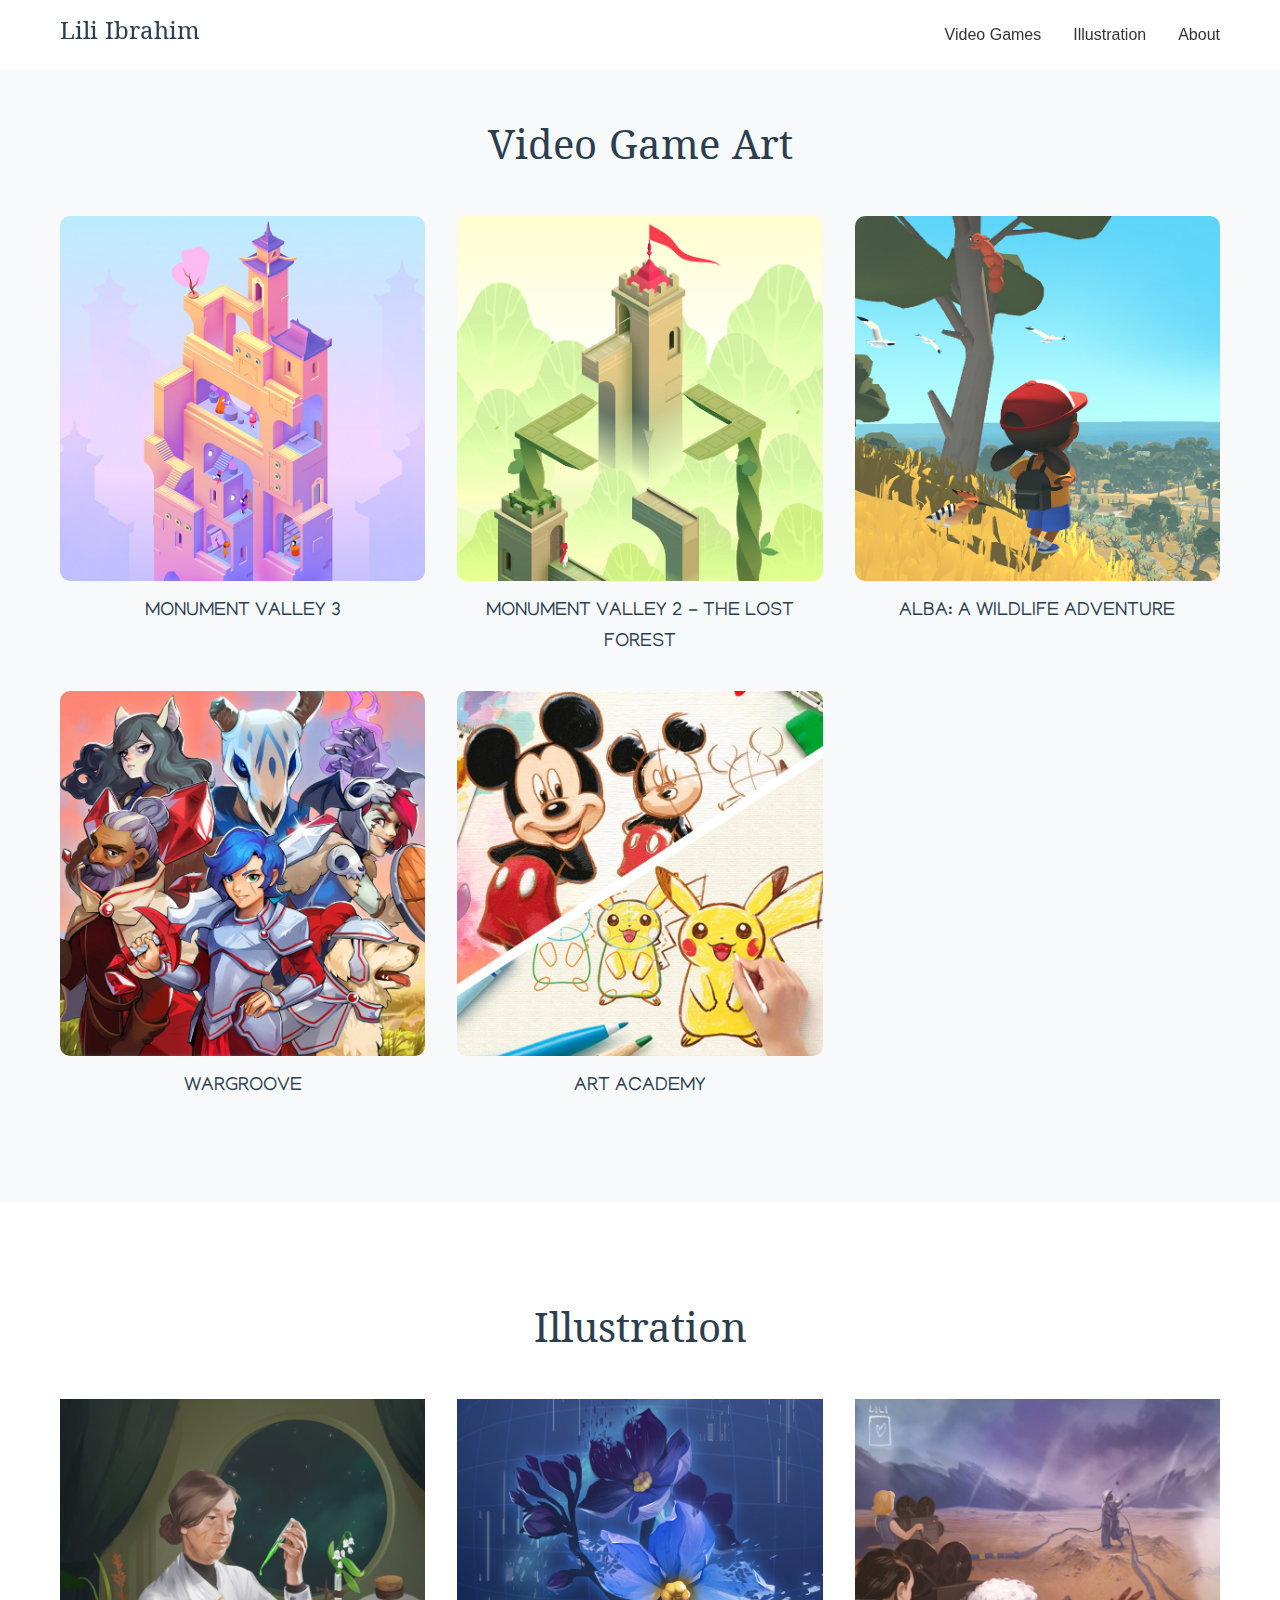
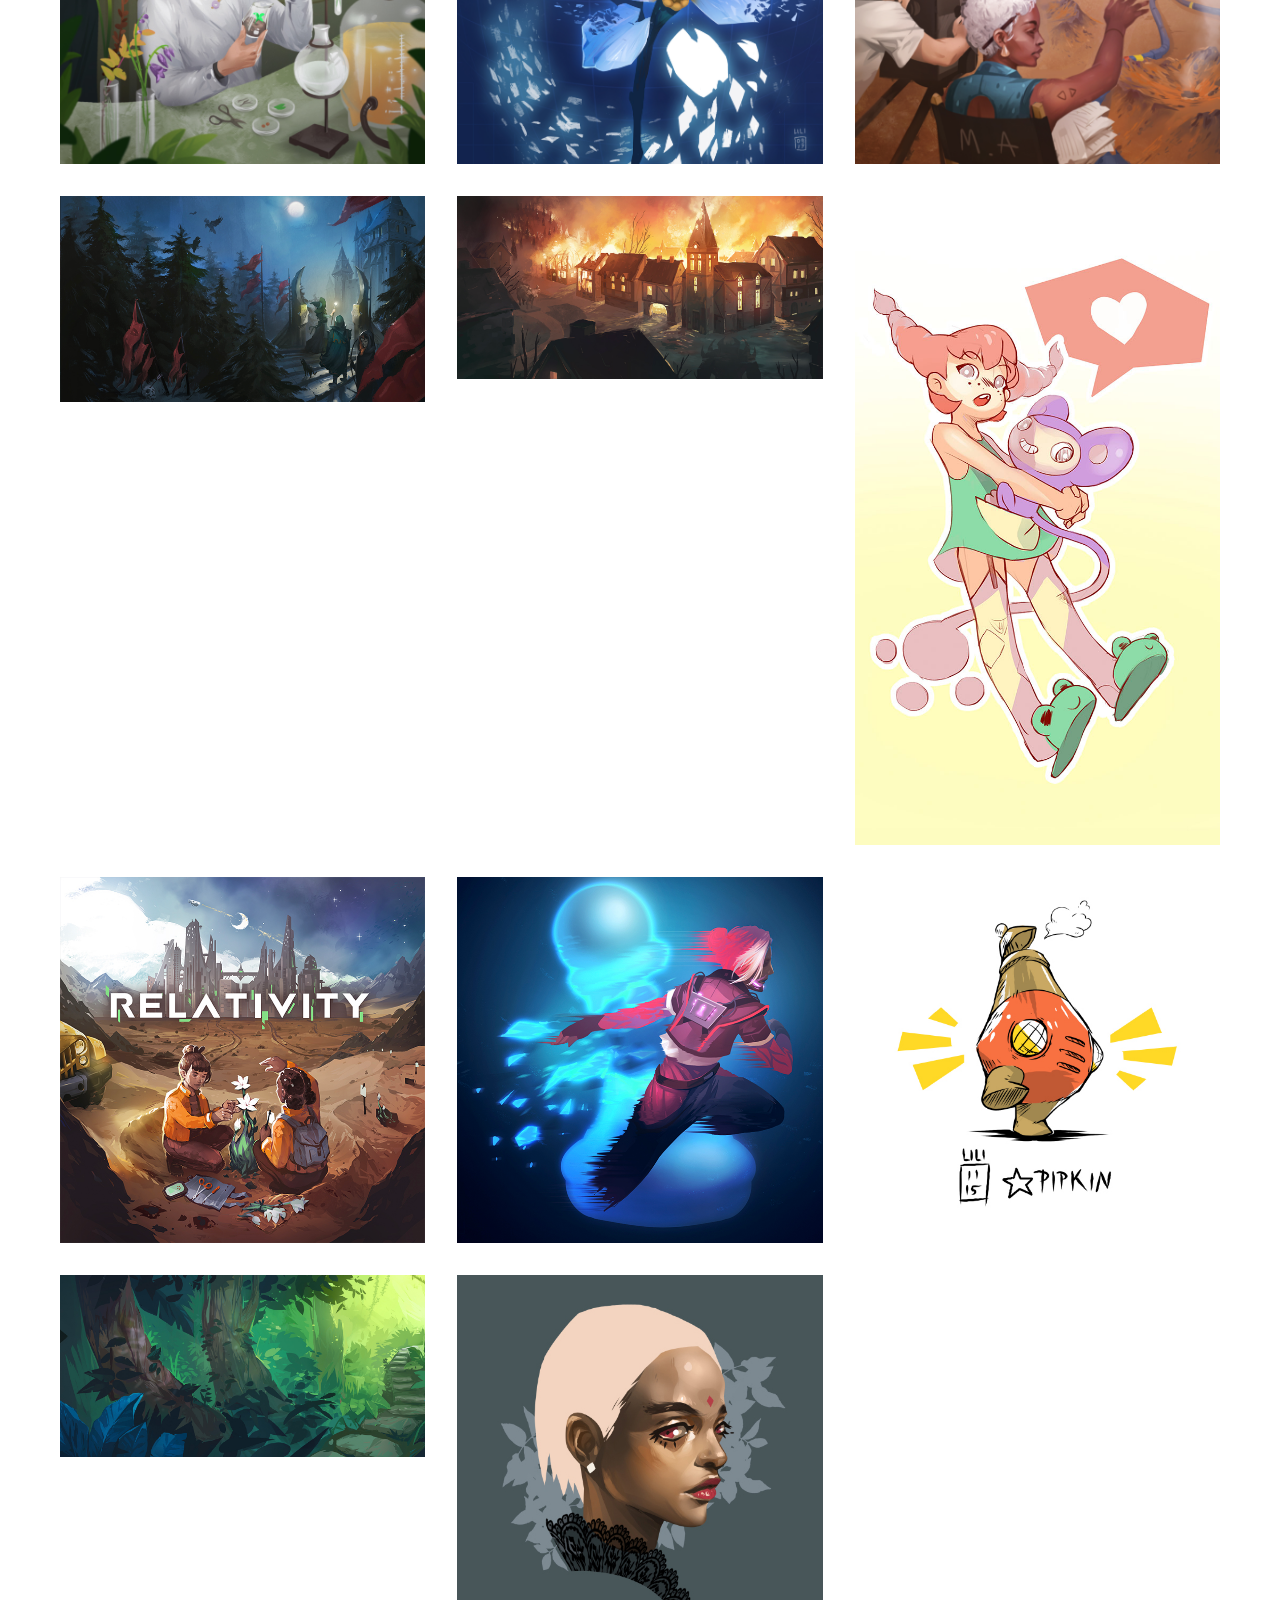
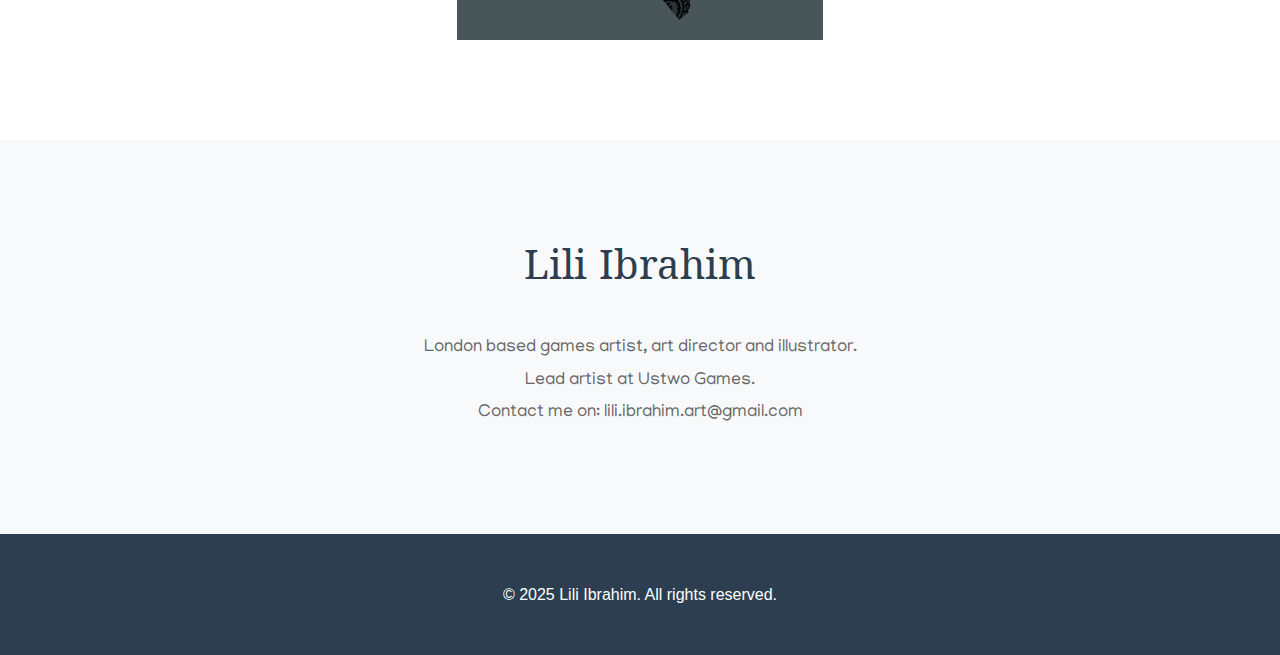
<file: index.html>
<!DOCTYPE html>
<html lang="en">
<head>
    <meta charset="UTF-8">
    <meta name="viewport" content="width=device-width, initial-scale=1.0">
    <title>Your Name - Game Artist Portfolio</title>
    <link rel="stylesheet" href="style.css">
</head>
<body>
    <!-- Navigation -->
    <nav>
        <div class="nav-container">
            <div class="logo"><a href="#videogames">Lili Ibrahim</a></div>
            <ul class="nav-menu">
                <li><a href="#videogames">Video Games</a></li>
                <li><a href="#illustration">Illustration</a></li>
                <li><a href="#about">About</a></li>
            </ul>
            <div class="hamburger">
                <span></span>
                <span></span>
                <span></span>
            </div>
        </div>
    </nav>



    <!-- Video Games Section -->
    <section id="videogames" class="videogames-section">
        <div class="container">
            <h2>Video Game Art</h2>
            
            <div class="portfolio-grid" id="videogames-grid">
                <!-- Video game projects will be loaded here from data.json -->
            </div>
        </div>
    </section>

    <!-- Illustration Section -->
    <section id="illustration" class="illustration-section">
        <div class="container">
            <h2>Illustration</h2>
            
            <div class="illustration-grid" id="illustrations-grid">
                <!-- Illustrations will be loaded here from data.json -->
            </div>
        </div>
    </section>

    <!-- About Section -->
    <section id="about" class="about-section">
        <div class="container">
            <div class="about-content" id="about-content">
                <!-- About content will be loaded here from data.json -->
            </div>
        </div>
    </section>

    <!-- Footer -->
    <footer>
        <div class="container">
            <p>&copy; 2025 Lili Ibrahim. All rights reserved.</p>
        </div>
    </footer>

    <script src="script.js"></script>
</body>
</html>
</file>
<file: style.css>
/* Import Google Fonts directly in CSS */
@import url('https://fonts.googleapis.com/css?family=Outfit:400,500,600,700|Poiret+One:400&display=swap');
@import url('https://fonts.googleapis.com/css2?family=Tilt+Warp&display=swap');
@import url('https://fonts.googleapis.com/css2?family=Noto+Serif+Dives+Akuru&display=swap');
@import url('https://fonts.googleapis.com/css2?family=Manjari:wght@100;400;700&display=swap');

/* Reset and Base Styles */
* {
    margin: 0;
    padding: 0;
    box-sizing: border-box;
}

body {
    font-family: 'Inter', -apple-system, BlinkMacSystemFont, 'Segoe UI', 'Roboto', sans-serif;
    line-height: 1.6;
    color: #333;
    overflow-x: hidden;
}

.container {
    max-width: 1200px;
    margin: 0 auto;
    padding: 0 20px;
}

/* Navigation */
nav {
    position: fixed;
    top: 0;
    width: 100%;
    background: rgba(255, 255, 255, 0.95);
    backdrop-filter: blur(10px);
    z-index: 1000;
    transition: all 0.3s ease;
}

.nav-container {
    max-width: 1200px;
    margin: 0 auto;
    padding: 1rem 20px;
    display: flex;
    justify-content: space-between;
    align-items: center;
}

.logo {
    font-family: 'Noto Serif Dives Akuru', serif !important;
    font-size: 1.5rem;
    font-weight: 400 !important;
    color: #2c3e50;
}

.logo a {
    color: inherit;
    text-decoration: none;
    transition: opacity 0.3s ease;
}

.logo a:hover {
    opacity: 0.7;
}

.nav-menu {
    display: flex;
    list-style: none;
    gap: 2rem;
}

.nav-menu a {
    text-decoration: none;
    color: #333;
    font-weight: 500;
    transition: color 0.3s ease;
}

.nav-menu a:hover {
    color: #3498db;
}

.hamburger {
    display: none;
    flex-direction: column;
    cursor: pointer;
}

.hamburger span {
    width: 25px;
    height: 3px;
    background: #333;
    margin: 3px 0;
    transition: 0.3s;
}

/* Section Styles */
section {
    scroll-margin-top: 80px;
}

.section-subtitle {
    text-align: center;
    font-size: 1.2rem;
    color: #666;
    margin-bottom: 3rem;
}

/* Video Games Section */
.videogames-section {
    padding: 120px 0 100px;
    background: #f8f9fa;
}

.videogames-section h2 {
    font-family: 'Noto Serif Dives Akuru', serif !important;
    text-align: center;
    font-size: 2.5rem;
    font-weight: 400 !important;
    margin-bottom: 1rem;
    color: #2c3e50;
}

.portfolio-grid {
    display: grid;
    grid-template-columns: repeat(auto-fit, minmax(350px, 1fr));
    gap: 2rem;
    margin-top: 2rem;
}

.videogame-item {
    display: flex;
    flex-direction: column;
}

.videogame-title {
    margin-top: 1rem;
    text-align: center;
}

.videogame-title h3 {
    font-family: 'Manjari', sans-serif !important;
    font-size: 1.2rem;
    color: #2c3e50;
    margin: 0;
    font-weight: 400;
}

.portfolio-item {
    position: relative;
    overflow: hidden;
    border-radius: 10px;
    transition: all 0.3s ease;
    aspect-ratio: 1;
}

.portfolio-item.clickable {
    cursor: pointer;
}

.portfolio-item:hover {
    transform: translateY(-5px);
}

.portfolio-item img {
    width: 100%;
    height: 100%;
    object-fit: cover;
    transition: transform 0.3s ease;
}

.portfolio-item:hover img {
    transform: scale(1.08);
}

/* Illustration Section */
.illustration-section {
    padding: 100px 0;
    background: white;
}

.illustration-section h2 {
    font-family: 'Noto Serif Dives Akuru', serif !important;
    text-align: center;
    font-size: 2.5rem;
    font-weight: 400 !important;
    margin-bottom: 1rem;
    color: #2c3e50;
}

.illustration-grid {
    display: grid;
    grid-template-columns: repeat(auto-fit, minmax(300px, 1fr));
    gap: 2rem;
    margin-top: 2rem;
}

.illustration-item {
    display: flex;
    flex-direction: column;
}

.illustration-image {
    aspect-ratio: 1;
    overflow: hidden;
    border-radius: 0;
}

.illustration-image img {
    width: 100%;
    height: 100%;
    object-fit: cover;
}

.illustration-info {
    margin-top: 1rem;
    text-align: center;
}

.illustration-info h3 {
    font-family: 'Manjari', sans-serif !important;
    font-size: 1.2rem;
    margin-bottom: 0.5rem;
    color: #2c3e50;
    font-weight: 400;
}

.illustration-info p {
    color: #666;
    line-height: 1.6;
    font-size: 0.95rem;
}

/* About Section */
.about-section {
    padding: 100px 0;
    background: #f8f9fa;
}

.about-content {
    max-width: 800px;
    margin: 0 auto;
    text-align: center;
}

.about-text {
    text-align: center;
}

.about-text h2 {
    font-family: 'Noto Serif Dives Akuru', serif !important;
    font-size: 2.5rem;
    font-weight: 400 !important;
    margin-bottom: 2rem;
    color: #2c3e50;
}

.about-text p {
    font-family: 'Manjari', sans-serif !important;
    font-size: 1.1rem;
    font-weight: 400;
    margin-bottom: 0.5rem;
    color: #666;
    line-height: 1.4;
}

.contact-info {
    margin-top: 2rem;
    padding-top: 2rem;
    border-top: 2px solid #e0e0e0;
}

.contact-info h3 {
    color: #2c3e50;
    margin-bottom: 1rem;
}

.contact-info p {
    margin-bottom: 0.5rem;
}

.contact-info a {
    color: #3498db;
    text-decoration: none;
}

.contact-info a:hover {
    text-decoration: underline;
}

/* Project Pages Styles */
.project-page {
    padding: 120px 0 80px;
    min-height: 100vh;
}

.back-button {
    margin-bottom: 2rem;
}

.back-button a {
    color: #3498db;
    text-decoration: none;
    font-weight: 500;
    display: inline-flex;
    align-items: center;
    gap: 0.5rem;
}

.back-button a:hover {
    text-decoration: underline;
}

.project-content {
    display: grid;
    grid-template-columns: 2fr 1fr;
    gap: 3rem;
    align-items: start;
}

.project-images .image-item {
    margin-bottom: 2rem;
}

.project-images img {
    width: 100%;
    aspect-ratio: 16/9;
    object-fit: cover;
    border-radius: 8px;
    box-shadow: 0 5px 15px rgba(0, 0, 0, 0.1);
}

.image-caption {
    margin-top: 0.5rem;
    color: #666;
    font-size: 0.9rem;
    font-style: italic;
}

.project-info h1 {
    font-size: 2.5rem;
    margin-bottom: 1rem;
    color: #2c3e50;
}

.project-meta {
    margin-bottom: 2rem;
    padding: 1rem;
    background: #f8f9fa;
    border-radius: 8px;
}

.project-meta p {
    margin-bottom: 0.5rem;
    color: #666;
}

.project-description h3 {
    color: #2c3e50;
    margin: 2rem 0 1rem 0;
    font-size: 1.3rem;
}

.project-description p,
.project-description li {
    color: #666;
    line-height: 1.8;
    margin-bottom: 1rem;
}

.project-description ul {
    margin-left: 1.5rem;
    margin-bottom: 1rem;
}

/* Footer */
footer {
    background: #2c3e50;
    color: white;
    padding: 3rem 0;
    text-align: center;
}

/* Animations */
@keyframes fadeInUp {
    from {
        opacity: 0;
        transform: translateY(30px);
    }
    to {
        opacity: 1;
        transform: translateY(0);
    }
}

/* Responsive Design */
@media (max-width: 768px) {
    .hamburger {
        display: flex;
    }
    
    .nav-menu {
        position: fixed;
        left: -100%;
        top: 70px;
        flex-direction: column;
        background-color: white;
        width: 100%;
        text-align: center;
        transition: 0.3s;
        box-shadow: 0 10px 27px rgba(0, 0, 0, 0.05);
        padding: 2rem 0;
    }
    
    .nav-menu.active {
        left: 0;
    }
    
    .portfolio-grid {
        grid-template-columns: 1fr;
        gap: 1.5rem;
    }
    
    .illustration-grid {
        grid-template-columns: 1fr;
    }
    
    /* About section mobile layout */
    .about-content {
        max-width: 800px;
        margin: 0 auto;
        text-align: center;
    }
    
    /* Project page mobile layout */
    .project-content {
        grid-template-columns: 1fr;
    }
    
    .project-info {
        order: -1;
    }
}

@media (max-width: 480px) {
    .section-subtitle {
        font-size: 1rem;
    }
    
    .illustration-grid {
        grid-template-columns: 1fr;
    }
}

/* Smooth scrolling */
html {
    scroll-behavior: smooth;
}
</file>
